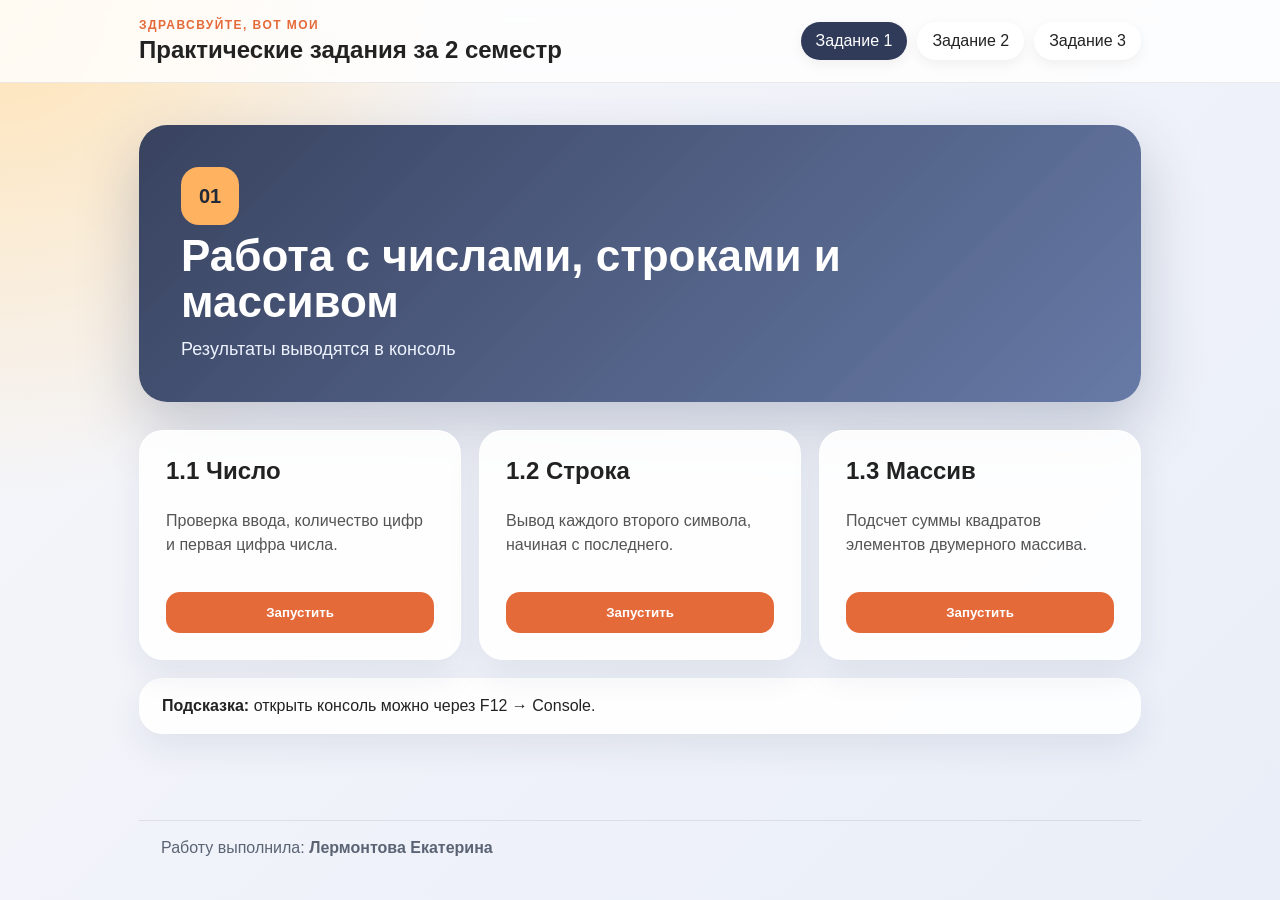
<file: index.html>
<!DOCTYPE html>
<html lang="ru">
<head>
    <meta charset="UTF-8">
    <meta name="viewport" content="width=device-width, initial-scale=1.0">
    <title>Задание 1</title>
    <link rel="stylesheet" href="css/style.css">
</head>
<body>
    
<header class="header">
    <div class="header-inner">
        <div class="title">
            <span class="small-label">Здравсвуйте, вот мои</span>
            <strong>Практические задания за 2 семестр</strong>
        </div>

        <nav class="menu">
            <a href="index.html" class="active">Задание 1</a>
            <a href="task2.html">Задание 2</a>
            <a href="task3.html">Задание 3</a>
        </nav>
    </div>
</header>


    <main class="page">
        <section class="hero">
            <div>
                <span class="number">01</span>
                <h1>Работа с числами, строками и массивом</h1>
                <p>Результаты выводятся в консоль</p>
            </div>
        </section>

        <section class="tasks-grid">
            <article class="task-card">
                <h2>1.1 Число</h2>
                <p>Проверка ввода, количество цифр и первая цифра числа.</p>
                <button onclick="checkNumber()">Запустить</button>
            </article>

            <article class="task-card">
                <h2>1.2 Строка</h2>
                <p>Вывод каждого второго символа, начиная с последнего.</p>
                <button onclick="showSymbols()">Запустить</button>
            </article>

            <article class="task-card">
                <h2>1.3 Массив</h2>
                <p>Подсчет суммы квадратов элементов двумерного массива.</p>
                <button onclick="sumSquares()">Запустить</button>
            </article>
        </section>

        <section class="note">
            <b>Подсказка:</b> открыть консоль можно через F12 → Console.
        </section>
    </main>

    
<footer class="footer">
    <p>Работу выполнила: <b>Лермонтова Екатерина</b></p>
</footer>


    <script src="js/task1.js"></script>
</body>
</html>
</file>
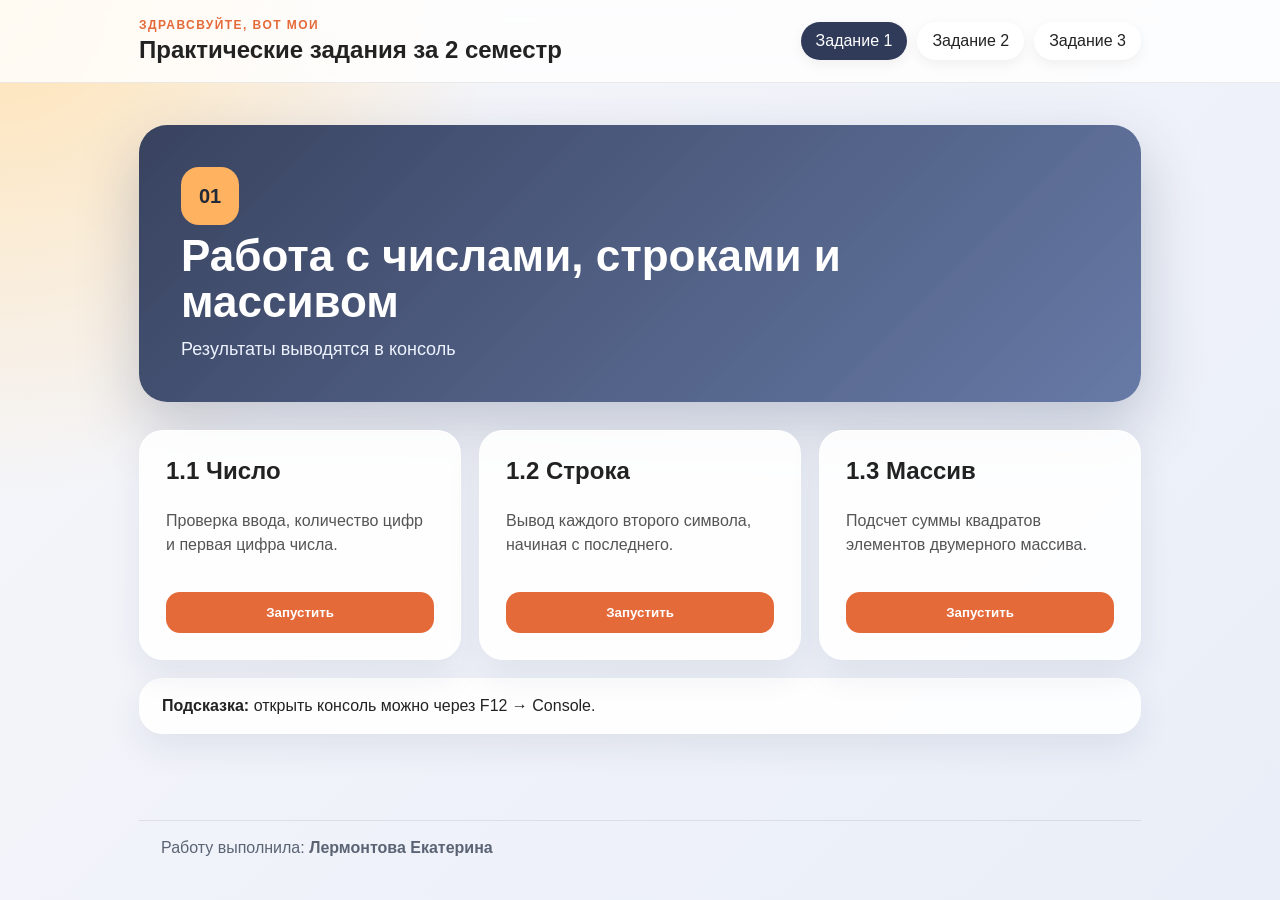
<file: task1.html>
<!DOCTYPE html>
<html lang="ru">
<head>
    <meta charset="UTF-8">
    <meta name="viewport" content="width=device-width, initial-scale=1.0">
    <title>Задание 1</title>
    <link rel="stylesheet" href="css/style.css">
</head>
<body>
    
<header class="header">
    <div class="header-inner">
        <div class="title">
            <span class="small-label">Здравсвуйте, вот мои</span>
            <strong>Практические задания за 2 семестр</strong>
        </div>

        <nav class="menu">
            <a href="task1.html" class="active">Задание 1</a>
            <a href="task2.html">Задание 2</a>
            <a href="task3.html">Задание 3</a>
        </nav>
    </div>
</header>


    <main class="page">
        <section class="hero">
            <div>
                <span class="number">01</span>
                <h1>Работа с числами, строками и массивом</h1>
                <p>Результаты выводятся в консоль</p>
            </div>
        </section>

        <section class="tasks-grid">
            <article class="task-card">
                <h2>1.1 Число</h2>
                <p>Проверка ввода, количество цифр и первая цифра числа.</p>
                <button onclick="checkNumber()">Запустить</button>
            </article>

            <article class="task-card">
                <h2>1.2 Строка</h2>
                <p>Вывод каждого второго символа, начиная с последнего.</p>
                <button onclick="showSymbols()">Запустить</button>
            </article>

            <article class="task-card">
                <h2>1.3 Массив</h2>
                <p>Подсчет суммы квадратов элементов двумерного массива.</p>
                <button onclick="sumSquares()">Запустить</button>
            </article>
        </section>

        <section class="note">
            <b>Подсказка:</b> открыть консоль можно через F12 → Console.
        </section>
    </main>

    
<footer class="footer">
    <p>Работу выполнила: <b>Лермонтова Екатерина</b></p>
</footer>


    <script src="js/task1.js"></script>
</body>
</html>
</file>
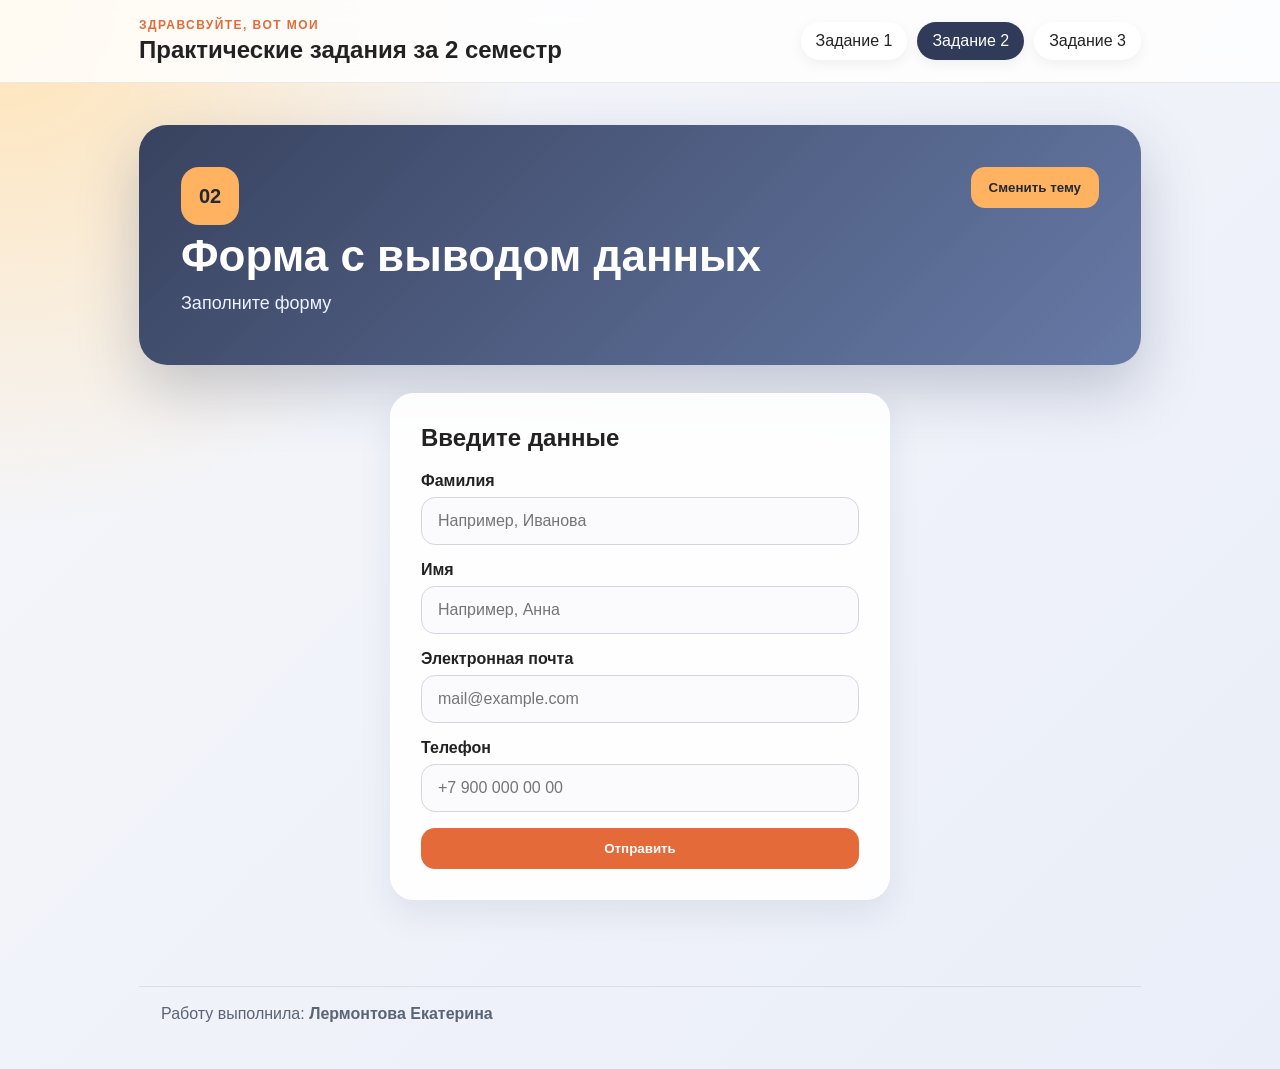
<file: task2.html>
<!DOCTYPE html>
<html lang="ru">
<head>
    <meta charset="UTF-8">
    <meta name="viewport" content="width=device-width, initial-scale=1.0">
    <title>Задание 2</title>
    <link rel="stylesheet" href="css/style.css">
</head>
<body>
    
<header class="header">
    <div class="header-inner">
        <div class="title">
            <span class="small-label">Здравсвуйте, вот мои</span>
            <strong>Практические задания за 2 семестр</strong>
        </div>

        <nav class="menu">
            <a href="index.html">Задание 1</a>
            <a href="task2.html" class="active">Задание 2</a>
            <a href="task3.html">Задание 3</a>
        </nav>
    </div>
</header>


    <main class="page">
        <section class="hero hero-form">
            <div>
                <span class="number">02</span>
                <h1>Форма с выводом данных</h1>
                <p>Заполните форму</p>
            </div>

            <button class="theme-btn" onclick="changeTheme()">Сменить тему</button>
        </section>

        <section class="form-layout">
            <div class="form-panel">
                <h2>Введите данные</h2>

                <label>
                    Фамилия
                    <input type="text" id="lastName" placeholder="Например, Иванова">
                </label>

                <label>
                    Имя
                    <input type="text" id="firstName" placeholder="Например, Анна">
                </label>

                <label>
                    Электронная почта
                    <input type="email" id="email" placeholder="mail@example.com">
                </label>

                <label>
                    Телефон
                    <input type="tel" id="phone" placeholder="+7 900 000 00 00">
                </label>

                <button onclick="sendForm()">Отправить</button>
            </div>

            <div id="result" class="result-card hidden">
                <span class="small-label">Результат</span>
                <h2>Введенные данные</h2>

                <p><b>Фамилия:</b> <span id="rLast"></span></p>
                <p><b>Имя:</b> <span id="rName"></span></p>
                <p><b>Почта:</b> <span id="rEmail"></span></p>
                <p><b>Телефон:</b> <span id="rPhone"></span></p>
            </div>
        </section>
    </main>

    
<footer class="footer">
    <p>Работу выполнила: <b>Лермонтова Екатерина</b></p>
</footer>


    <script src="js/task2.js"></script>
</body>
</html>
</file>
<file: css/style.css>
*{
    box-sizing: border-box;
}

body{
    margin: 0;
    min-height: 100vh;
    font-family: Arial, Helvetica, sans-serif;
    color: #222;
    background:
        radial-gradient(circle at top left, #ffe3b5 0, transparent 32%),
        linear-gradient(135deg, #f7f7fb, #e9eef8);
}

.header{
    position: sticky;
    top: 0;
    z-index: 5;
    background: rgba(255,255,255,0.82);
    backdrop-filter: blur(12px);
    border-bottom: 1px solid rgba(0,0,0,0.08);
}

.header-inner{
    max-width: 1050px;
    margin: 0 auto;
    padding: 18px 24px;
    display: flex;
    justify-content: space-between;
    align-items: center;
    gap: 24px;
}

.title{
    display: flex;
    flex-direction: column;
    gap: 4px;
}

.title strong{
    font-size: 24px;
}

.small-label{
    text-transform: uppercase;
    letter-spacing: 0.12em;
    font-size: 12px;
    color: #e46a3a;
    font-weight: 700;
}

.menu{
    display: flex;
    gap: 10px;
    flex-wrap: wrap;
}

.menu a{
    text-decoration: none;
    color: #222;
    padding: 10px 15px;
    border-radius: 999px;
    background: #ffffff;
    box-shadow: 0 4px 14px rgba(0,0,0,0.06);
    transition: 0.2s;
}

.menu a:hover,
.menu .active{
    color: white;
    background: #303b5a;
}

.page{
    max-width: 1050px;
    margin: 0 auto;
    padding: 42px 24px 70px;
}

.hero{
    min-height: 240px;
    border-radius: 28px;
    padding: 42px;
    margin-bottom: 28px;
    display: flex;
    justify-content: space-between;
    align-items: center;
    gap: 30px;
    background:
        linear-gradient(135deg, rgba(48,59,90,0.96), rgba(91,111,158,0.92)),
        url("data:image/svg+xml,%3Csvg width='90' height='90' xmlns='http://www.w3.org/2000/svg'%3E%3Cpath d='M0 90L90 0' stroke='%23ffffff' stroke-opacity='.14'/%3E%3C/svg%3E");
    color: white;
    box-shadow: 0 24px 60px rgba(48,59,90,0.25);
}

.hero h1{
    max-width: 720px;
    margin: 8px 0 14px;
    font-size: 44px;
    line-height: 1.05;
}

.hero p{
    max-width: 620px;
    margin: 0;
    font-size: 18px;
    color: #edf2ff;
}

.number{
    display: inline-flex;
    width: 58px;
    height: 58px;
    align-items: center;
    justify-content: center;
    border-radius: 18px;
    background: #ffb25f;
    color: #1f2937;
    font-weight: 800;
    font-size: 20px;
}

.tasks-grid{
    display: grid;
    grid-template-columns: repeat(3, 1fr);
    gap: 18px;
}

.task-card,
.form-panel,
.result-card,
.converter-card,
.note{
    background: rgba(255,255,255,0.9);
    border: 1px solid rgba(255,255,255,0.9);
    border-radius: 24px;
    box-shadow: 0 14px 34px rgba(30,41,59,0.08);
}

.task-card{
    padding: 26px;
    min-height: 230px;
    display: flex;
    flex-direction: column;
    justify-content: space-between;
}

.task-card h2{
    margin: 0 0 12px;
}

.task-card p{
    margin: 0 0 24px;
    color: #555;
    line-height: 1.5;
}

button{
    border: 0;
    border-radius: 14px;
    padding: 13px 18px;
    background: #e46a3a;
    color: white;
    font-weight: 700;
    cursor: pointer;
    transition: 0.2s;
}

button:hover{
    transform: translateY(-1px);
    box-shadow: 0 8px 20px rgba(228,106,58,0.28);
}

.note{
    margin-top: 18px;
    padding: 18px 22px;
}

.hero-form{
    align-items: flex-start;
}

.theme-btn{
    background: #ffb25f;
    color: #1f2937;
    white-space: nowrap;
}

.form-layout{
    display: flex;
    flex-direction: row;
    justify-content: center;
    gap: 22px;
    align-items: start;
}

.form-panel{
    padding: 30px;
    display: grid;
    gap: 16px;
    min-width: 500px;
}

.form-panel h2,
.result-card h2{
    margin: 0 0 4px;
}

label{
    display: grid;
    gap: 7px;
    font-weight: 700;
}

input{
    width: 100%;
    border: 1px solid #d2d6df;
    border-radius: 14px;
    padding: 14px 16px;
    font-size: 16px;
    outline: none;
    background: #fbfbfd;
}

input:focus{
    border-color: #e46a3a;
    box-shadow: 0 0 0 4px rgba(228,106,58,0.12);
}

.result-card{
    padding: 30px;
    line-height: 1.7;
    background: #fff7ed;
}

.hidden{
    display: none;
}

.dark{
    color: #f3f4f6;
    background:
        radial-gradient(circle at top left, rgba(228,106,58,0.25), transparent 30%),
        linear-gradient(135deg, #111827, #1f2937);
}

.dark .site-header{
    background: rgba(17,24,39,0.82);
    border-bottom-color: rgba(255,255,255,0.08);
}

.dark .menu a{
    background: #263244;
    color: white;
}

.dark .menu .active,
.dark .menu a:hover{
    background: #e46a3a;
}

.dark .form-panel,
.dark .result-card{
    background: rgba(31,41,55,0.92);
    border-color: rgba(255,255,255,0.08);
}

.dark input{
    background: #111827;
    border-color: #4b5563;
    color: white;
}

.converter-card{
    padding: 34px;
    display: grid;
    grid-template-columns: 1fr auto 1fr;
    gap: 22px;
    align-items: center;
}

.speed-box{
    padding: 26px;
    border-radius: 22px;
    background: #ffffff;
    box-shadow: inset 0 0 0 1px rgba(0,0,0,0.05);
}

.speed-box span{
    display: block;
    margin-bottom: 12px;
    color: #e46a3a;
    font-weight: 800;
    font-size: 18px;
}

.equal{
    font-size: 36px;
    color: #303b5a;
    font-weight: 800;
}

.footer{
    max-width: 1050px;
    margin: 0 auto 28px;
    padding: 0 24px;
    color: #5b6474;
}

.footer p{
    padding: 18px 22px;
    border-top: 1px solid rgba(0,0,0,0.08);
}

.dark .footer{
    color: #d1d5db;
}

@media (max-width: 780px){
    .header-inner,
    .hero{
        align-items: flex-start;
        flex-direction: column;
    }

    .hero h1{
        font-size: 34px;
    }

    .tasks-grid,
    .form-layout,
    .converter-card{
        grid-template-columns: 1fr;
    }

    .equal{
        text-align: center;
    }
}
</file>
